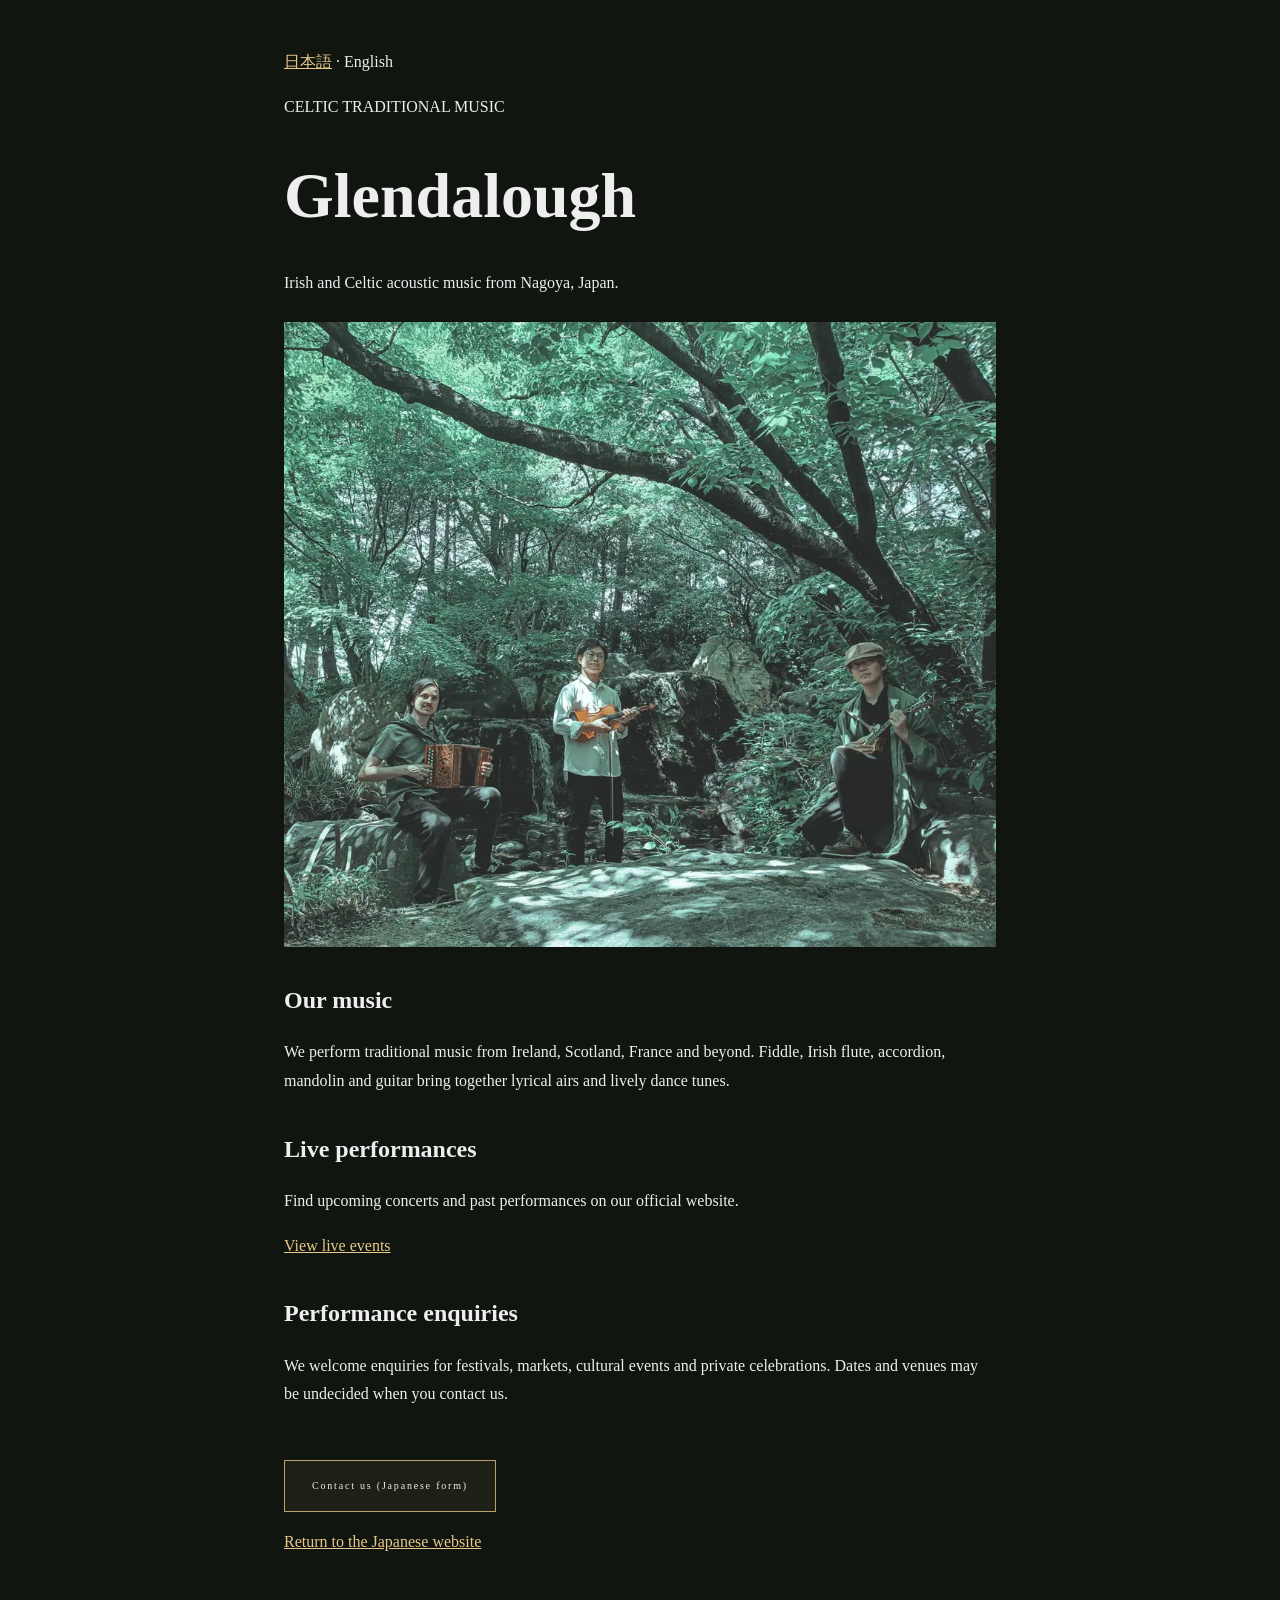
<file: en/index.html>
<!doctype html>
<html lang="en"><head><meta charset="utf-8"><meta name="viewport" content="width=device-width, initial-scale=1"><title>Glendalough | Irish & Celtic Music in Nagoya, Japan</title><meta name="description" content="Glendalough is an acoustic ensemble performing Irish and Celtic traditional music in Nagoya, Japan. Explore live events and performance enquiries."><link rel="canonical" href="https://celticmusic-nagoya.github.io/glendalough/en/"><link rel="alternate" hreflang="ja" href="https://celticmusic-nagoya.github.io/glendalough/"><link rel="alternate" hreflang="en" href="https://celticmusic-nagoya.github.io/glendalough/en/"><link rel="alternate" hreflang="x-default" href="https://celticmusic-nagoya.github.io/glendalough/"><link rel="stylesheet" href="../style.css"><link rel="icon" href="../images/apple-touch-icon.png"><meta name="theme-color" content="#101510"><style>body{background:#101510;color:#eee} .english-page{max-width:760px;margin:auto;padding:48px 24px;line-height:1.8}.english-page h1{font-size:clamp(2rem,8vw,4rem);overflow-wrap:anywhere}.english-page h2{font-size:1.5rem;margin-top:2rem}.english-page p{margin:1rem 0}.english-page a:not(.button){color:#e8c88b;text-decoration:underline}.english-page img{width:100%;height:auto;margin:24px 0}</style></head><body><main class="english-page"><nav aria-label="Language"><a href="../" lang="ja">日本語</a> · English</nav><p>CELTIC TRADITIONAL MUSIC</p><h1>Glendalough</h1><p>Irish and Celtic acoustic music from Nagoya, Japan.</p><img src="../images/web/hero-1280.webp" srcset="../images/web/hero-640.webp 640w, ../images/web/hero-1280.webp 960w" sizes="(max-width: 760px) 100vw, 712px" alt="Glendalough traditional music performance"><h2>Our music</h2><p>We perform traditional music from Ireland, Scotland, France and beyond. Fiddle, Irish flute, accordion, mandolin and guitar bring together lyrical airs and lively dance tunes.</p><h2>Live performances</h2><p>Find upcoming concerts and past performances on our official website.</p><p><a href="../#live">View live events</a></p><h2>Performance enquiries</h2><p>We welcome enquiries for festivals, markets, cultural events and private celebrations. Dates and venues may be undecided when you contact us.</p><p><a class="button button-primary" href="../#contact">Contact us (Japanese form)</a></p><p><a href="../">Return to the Japanese website</a></p></main></body></html>
</file>
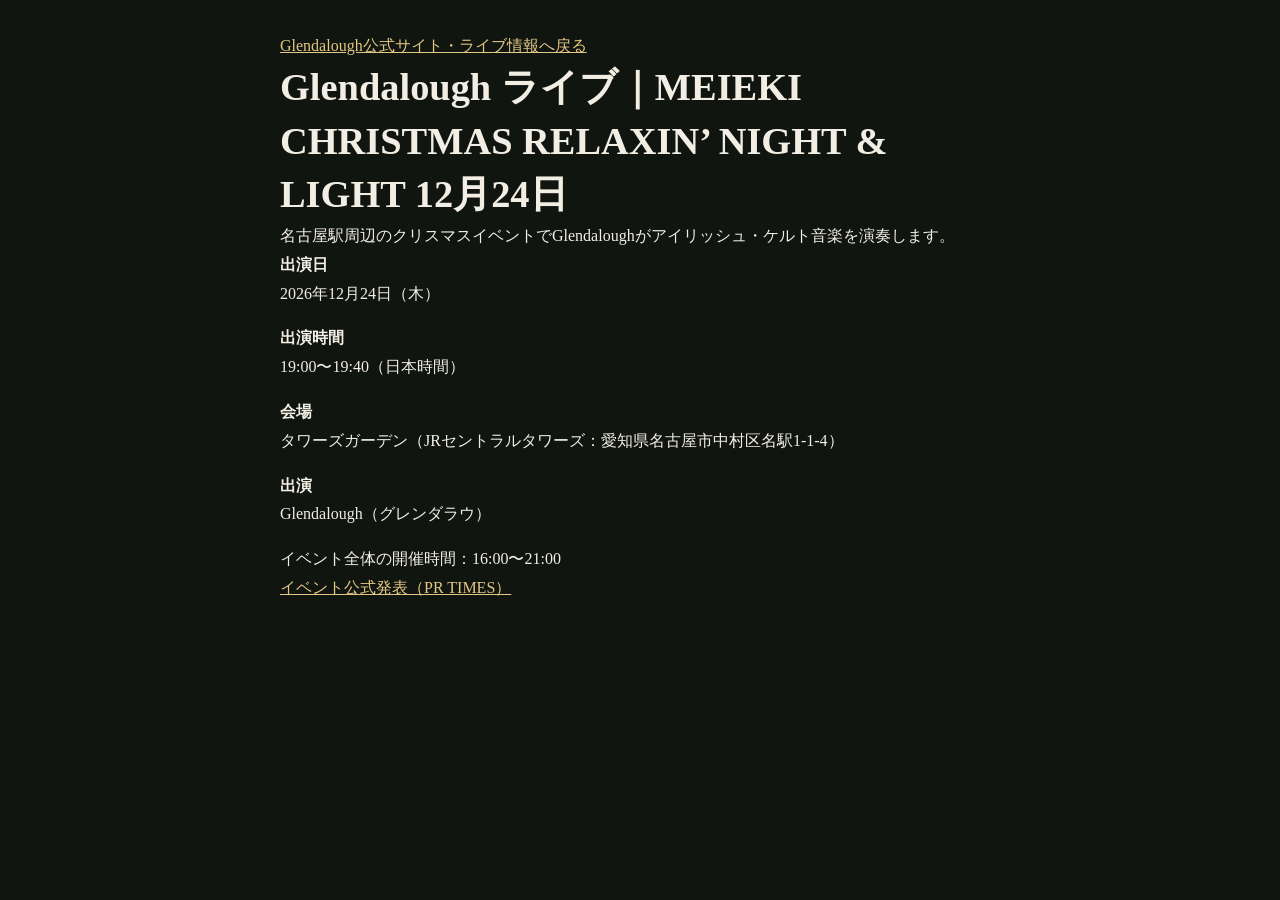
<file: events/christmas-2026-24.html>
<!doctype html>
<html lang="ja"><head><meta charset="utf-8"><meta name="viewport" content="width=device-width,initial-scale=1"><title>Glendalough ライブ｜MEIEKI CHRISTMAS RELAXIN’ NIGHT &amp; LIGHT 12月24日</title><meta name="description" content="2026年12月24日 19:00〜19:40、タワーズガーデンでGlendaloughが出演します。"><link rel="canonical" href="https://celticmusic-nagoya.github.io/glendalough/events/christmas-2026-24.html"><link rel="icon" href="../images/apple-touch-icon.png"><link rel="stylesheet" href="../style.css"><script type="application/ld+json">{"@context":"https://schema.org","@type":"MusicEvent","name":"Glendalough ライブ｜MEIEKI CHRISTMAS RELAXIN’ NIGHT & LIGHT 12月24日","url":"https://celticmusic-nagoya.github.io/glendalough/events/christmas-2026-24.html","startDate":"2026-12-24T19:00:00+09:00","endDate":"2026-12-24T19:40:00+09:00","eventStatus":"https://schema.org/EventScheduled","eventAttendanceMode":"https://schema.org/OfflineEventAttendanceMode","location":{"@type":"Place","name":"タワーズガーデン","address":{"@type":"PostalAddress","addressLocality":"名古屋市","addressRegion":"愛知県","addressCountry":"JP","streetAddress":"中村区名駅1-1-4"}},"performer":{"@type":"MusicGroup","@id":"https://celticmusic-nagoya.github.io/glendalough/#musicgroup","name":"Glendalough","url":"https://celticmusic-nagoya.github.io/glendalough/"},"description":"名古屋駅周辺のクリスマスイベントでGlendaloughがアイリッシュ・ケルト音楽を演奏します。"}</script><style>body{background:#101510;color:#f2eee3}main{max-width:760px;margin:auto;padding:32px 20px;line-height:1.8}h1{font-size:clamp(1.5rem,4vw,2.4rem);line-height:1.4}a{color:#e3c785;text-decoration:underline}dt{font-weight:bold}dd{margin:0 0 1em}</style></head><body><main><p><a href="../#live">Glendalough公式サイト・ライブ情報へ戻る</a></p><h1>Glendalough ライブ｜MEIEKI CHRISTMAS RELAXIN’ NIGHT &amp; LIGHT 12月24日</h1><p>名古屋駅周辺のクリスマスイベントでGlendaloughがアイリッシュ・ケルト音楽を演奏します。</p><dl><dt>出演日</dt><dd>2026年12月24日（木）</dd><dt>出演時間</dt><dd>19:00〜19:40（日本時間）</dd><dt>会場</dt><dd>タワーズガーデン（JRセントラルタワーズ：愛知県名古屋市中村区名駅1-1-4）</dd><dt>出演</dt><dd>Glendalough（グレンダラウ）</dd></dl><p>イベント全体の開催時間：16:00〜21:00</p><p><a href="https://prtimes.jp/main/html/rd/p/000000105.000160429.html">イベント公式発表（PR TIMES）</a></p></main></body></html>
</file>
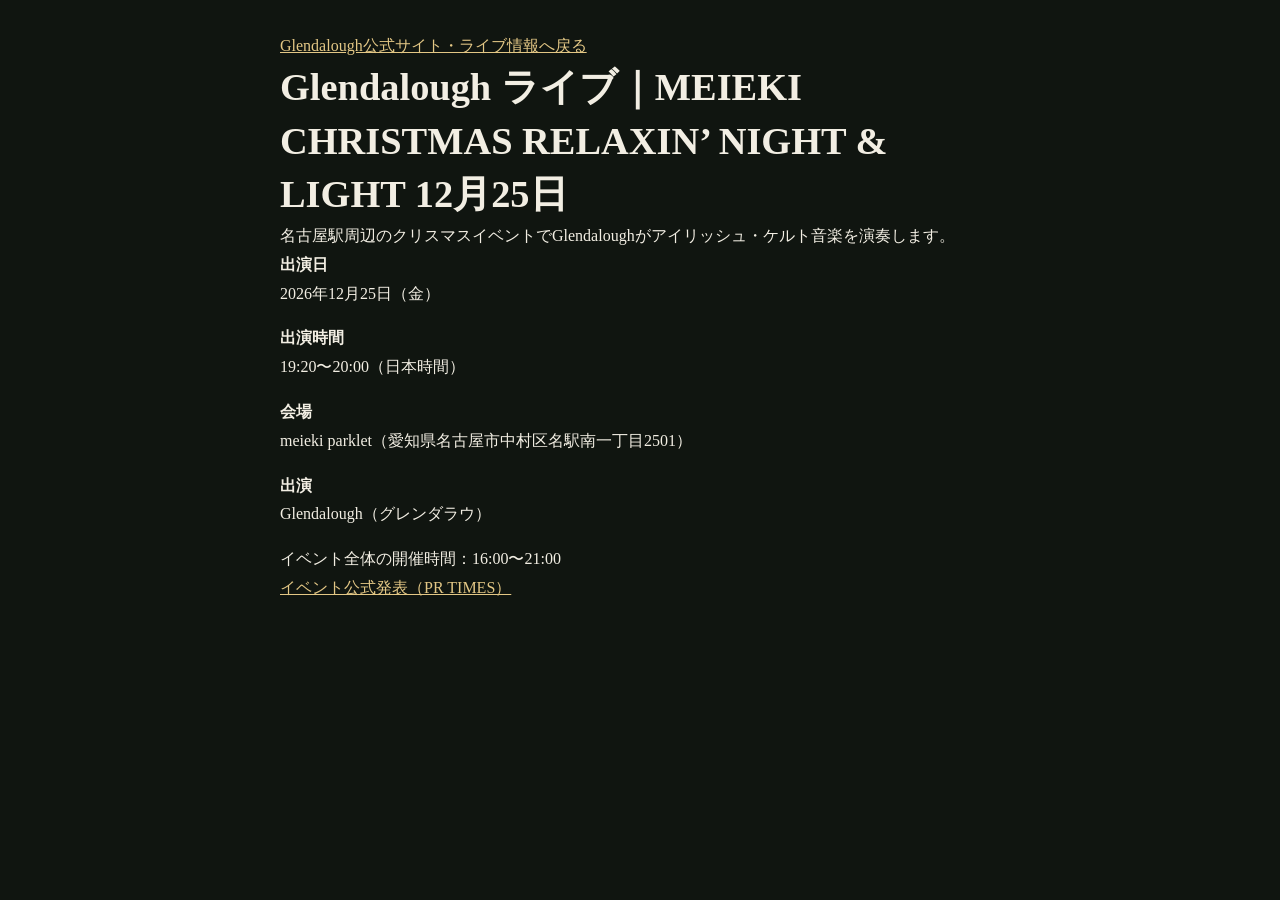
<file: events/christmas-2026-25.html>
<!doctype html>
<html lang="ja"><head><meta charset="utf-8"><meta name="viewport" content="width=device-width,initial-scale=1"><title>Glendalough ライブ｜MEIEKI CHRISTMAS RELAXIN’ NIGHT &amp; LIGHT 12月25日</title><meta name="description" content="2026年12月25日 19:20〜20:00、meieki parkletでGlendaloughが出演します。"><link rel="canonical" href="https://celticmusic-nagoya.github.io/glendalough/events/christmas-2026-25.html"><link rel="icon" href="../images/apple-touch-icon.png"><link rel="stylesheet" href="../style.css"><script type="application/ld+json">{"@context":"https://schema.org","@type":"MusicEvent","name":"Glendalough ライブ｜MEIEKI CHRISTMAS RELAXIN’ NIGHT & LIGHT 12月25日","url":"https://celticmusic-nagoya.github.io/glendalough/events/christmas-2026-25.html","startDate":"2026-12-25T19:20:00+09:00","endDate":"2026-12-25T20:00:00+09:00","eventStatus":"https://schema.org/EventScheduled","eventAttendanceMode":"https://schema.org/OfflineEventAttendanceMode","location":{"@type":"Place","name":"meieki parklet","address":{"@type":"PostalAddress","addressLocality":"名古屋市","addressRegion":"愛知県","addressCountry":"JP","streetAddress":"中村区名駅南一丁目2501"}},"performer":{"@type":"MusicGroup","@id":"https://celticmusic-nagoya.github.io/glendalough/#musicgroup","name":"Glendalough","url":"https://celticmusic-nagoya.github.io/glendalough/"},"description":"名古屋駅周辺のクリスマスイベントでGlendaloughがアイリッシュ・ケルト音楽を演奏します。"}</script><style>body{background:#101510;color:#f2eee3}main{max-width:760px;margin:auto;padding:32px 20px;line-height:1.8}h1{font-size:clamp(1.5rem,4vw,2.4rem);line-height:1.4}a{color:#e3c785;text-decoration:underline}dt{font-weight:bold}dd{margin:0 0 1em}</style></head><body><main><p><a href="../#live">Glendalough公式サイト・ライブ情報へ戻る</a></p><h1>Glendalough ライブ｜MEIEKI CHRISTMAS RELAXIN’ NIGHT &amp; LIGHT 12月25日</h1><p>名古屋駅周辺のクリスマスイベントでGlendaloughがアイリッシュ・ケルト音楽を演奏します。</p><dl><dt>出演日</dt><dd>2026年12月25日（金）</dd><dt>出演時間</dt><dd>19:20〜20:00（日本時間）</dd><dt>会場</dt><dd>meieki parklet（愛知県名古屋市中村区名駅南一丁目2501）</dd><dt>出演</dt><dd>Glendalough（グレンダラウ）</dd></dl><p>イベント全体の開催時間：16:00〜21:00</p><p><a href="https://prtimes.jp/main/html/rd/p/000000105.000160429.html">イベント公式発表（PR TIMES）</a></p></main></body></html>
</file>
<file: style.css>
/* =====================================================
   GLENDALOUGH WEBSITE
   MAIN STYLESHEET
===================================================== */


/* =====================================================
   VARIABLES
===================================================== */

:root {

    /* Background */

    --bg-dark: #101510;
    --bg-deep: #0d120e;
    --bg-green: #182119;
    --bg-green-2: #151c16;

    --bg-light: #e9e3d4;
    --bg-light-2: #f1ede2;


    /* Text */

    --text-light: #e8e3d5;
    --text-dark: #20261f;

    --muted: rgba(232, 227, 213, 0.68);
    --muted-dark: #687067;


    /* Accent */

    --gold: #b9a36a;
    --gold-light: #d6c58d;
    --gold-dark: #7c6740;


    /* Border */

    --border: rgba(232, 227, 213, 0.18);
    --border-dark: rgba(32, 38, 31, 0.16);


    /* Fonts */

    --serif:
        "Noto Serif JP",
        serif;

    --display:
        "Cinzel",
        serif;

    --editorial:
        "Cormorant Garamond",
        "Noto Serif JP",
        serif;


    /* Layout */

    --max-width: 1200px;
    --header-height: 90px;

}


/* =====================================================
   RESET
===================================================== */

* {
    margin: 0;
    padding: 0;
    box-sizing: border-box;
}


html {
    scroll-behavior: smooth;
    scroll-padding-top: var(--header-height);
}


body {
    background: var(--bg-dark);
    color: var(--text-light);

    font-family: var(--serif);

    line-height: 1.8;

    overflow-x: hidden;

    -webkit-font-smoothing: antialiased;

    text-rendering: optimizeLegibility;
}


img {
    width: 100%;
    display: block;
}


a {
    color: inherit;
    text-decoration: none;
}


button,
input,
select,
textarea {
    font: inherit;
}


button {
    color: inherit;
}


::selection {
    background: var(--gold);
    color: var(--text-dark);
}


/* =====================================================
   CONTAINER
===================================================== */

.container {
    width: min(
        calc(100% - 80px),
        var(--max-width)
    );

    margin: 0 auto;
}


/* =====================================================
   HEADER
===================================================== */

.header {
    position: fixed;

    top: 0;
    left: 0;

    width: 100%;

    z-index: 1000;

    border-bottom: 1px solid transparent;

    transition:
        background 0.35s ease,
        backdrop-filter 0.35s ease,
        border-color 0.35s ease;
}


.header.scrolled {
    background:
        rgba(16, 21, 16, 0.92);

    backdrop-filter:
        blur(14px);

    border-bottom-color:
        rgba(232, 227, 213, 0.08);
}


.header-inner {
    width: min(
        calc(100% - 80px),
        1400px
    );

    height: var(--header-height);

    margin: auto;

    display: flex;

    align-items: center;

    justify-content: space-between;

    gap: 30px;
}


/* Logo */

.logo {
    display: flex;

    flex-direction: column;

    line-height: 1;

    flex-shrink: 0;
}


.logo-main {
    font-family: var(--display);

    font-size: 21px;

    letter-spacing: 0.18em;
}


.logo-sub {
    margin-top: 7px;

    font-family: var(--display);

    font-size: 7px;

    letter-spacing: 0.25em;

    color: var(--gold);
}


/* Desktop Navigation */

.nav {
    display: flex;

    align-items: center;

    gap: clamp(18px, 2.3vw, 32px);

    font-family: var(--display);

    font-size: 11px;

    letter-spacing: 0.15em;
}


.nav a {
    position: relative;

    padding: 8px 0;

    white-space: nowrap;
}


.nav a::after {
    content: "";

    position: absolute;

    left: 0;
    bottom: 0;

    width: 0;
    height: 1px;

    background: var(--gold);

    transition:
        width 0.3s ease;
}


.nav a:hover::after {
    width: 100%;
}


.nav-contact {
    padding: 10px 18px !important;

    border: 1px solid var(--gold);
}


.nav-contact::after {
    display: none;
}


/* =====================================================
   MOBILE MENU
===================================================== */

.menu-button {
    display: none;

    width: 42px;
    height: 42px;

    border: 0;

    background: transparent;

    cursor: pointer;
}


.menu-button span {
    display: block;

    width: 25px;
    height: 1px;

    margin: 6px auto;

    background: var(--text-light);

    transition:
        transform 0.3s ease,
        opacity 0.3s ease;
}


.menu-button.active span:nth-child(1) {
    transform:
        translateY(7px)
        rotate(45deg);
}


.menu-button.active span:nth-child(2) {
    opacity: 0;
}


.menu-button.active span:nth-child(3) {
    transform:
        translateY(-7px)
        rotate(-45deg);
}


.mobile-nav {
    display: none;
}


/* =====================================================
   HERO
===================================================== */

.hero {
    position: relative;

    min-height: 650px;

    height: 100svh;

    display: flex;

    align-items: center;

    justify-content: center;

    text-align: center;

    overflow: hidden;
}


.hero-background {
    position: absolute;

    inset: 0;

    background: #101510;

    transform: scale(1.03);

    animation:
        heroZoom 12s ease-out forwards;
}


@keyframes heroZoom {

    from {
        transform: scale(1.08);
    }

    to {
        transform: scale(1.03);
    }

}


.hero-overlay {
    position: absolute;

    inset: 0;

    background:
        linear-gradient(
            to bottom,
            rgba(8, 12, 8, 0.42),
            rgba(8, 12, 8, 0.76)
        );
}


.hero-content {
    position: relative;

    z-index: 2;

    max-width: 900px;

    padding: 30px;
}


.hero-eyebrow {
    margin-bottom: 22px;

    font-family: var(--display);

    font-size: 11px;

    letter-spacing: 0.38em;

    color: var(--gold-light);
}


.hero h1 {
    font-family: var(--display);

    font-size:
        clamp(48px, 9vw, 110px);

    font-weight: 500;

    letter-spacing: 0.14em;

    line-height: 1.1;
}


.hero-copy {
    margin-top: 30px;

    font-family: var(--display);

    font-size:
        clamp(14px, 2vw, 19px);

    line-height: 1.8;

    letter-spacing: 0.08em;
}


.hero-scroll {
    position: absolute;

    bottom: 35px;
    left: 50%;

    transform:
        translateX(-50%);

    display: flex;

    flex-direction: column;

    align-items: center;

    gap: 10px;

    z-index: 2;

    font-family: var(--display);

    font-size: 8px;

    letter-spacing: 0.3em;
}


.scroll-line {
    width: 1px;

    height: 50px;

    background:
        linear-gradient(
            var(--gold),
            transparent
        );
}


/* =====================================================
   BUTTON
===================================================== */

.button {
    display: inline-flex;

    align-items: center;

    justify-content: center;

    gap: 30px;

    margin-top: 35px;

    padding: 16px 27px;

    font-family: var(--display);

    font-size: 10px;

    letter-spacing: 0.18em;

    border: 1px solid var(--gold);

    transition:
        background 0.3s ease,
        color 0.3s ease,
        transform 0.3s ease;
}


.button span {
    font-size: 16px;
}


.button:hover {
    background: var(--gold);

    color: var(--text-dark);

    transform:
        translateY(-3px);
}


.button-primary {
    background:
        rgba(185, 163, 106, 0.08);
}


.button-light {
    color: #fff;

    border-color: #fff;
}


.button-light:hover {
    background: #fff;

    color: var(--text-dark);
}


.button-large {
    padding: 20px 38px;

    font-size: 11px;
}


/* =====================================================
   COMMON SECTIONS
===================================================== */

.section {
    position: relative;

    padding: 140px 0;
}


.section-heading {
    display: flex;

    gap: 30px;

    margin-bottom: 75px;
}


.section-heading.centered {
    display: block;

    text-align: center;
}


.section-number {
    font-family: var(--display);

    color: var(--gold);

    font-size: 12px;

    letter-spacing: 0.2em;
}


.section-label {
    margin-bottom: 15px;

    font-family: var(--display);

    font-size: 10px;

    color: var(--gold);

    letter-spacing: 0.35em;
}


.section h2 {
    font-family: var(--display);

    font-size:
        clamp(32px, 5vw, 60px);

    font-weight: 500;

    line-height: 1.15;

    letter-spacing: 0.08em;
}


.section-intro {
    max-width: 680px;

    margin:
        30px auto 0;

    color:
        rgba(232, 227, 213, 0.7);
}


/* =====================================================
   ABOUT
===================================================== */

.about-section {
    background:
        linear-gradient(
            135deg,
            #101510,
            #172018
        );
}

.about-grid {
    display: grid;

    grid-template-columns:
        1fr 1fr;

    gap: 90px;

    align-items: center;
}

.about-text {
    max-width: 570px;
}

.about-text .lead {
    margin-bottom: 35px;

    font-size:
        clamp(22px, 2.5vw, 30px);

    line-height: 1.8;

	letter-spacing: 0.08em;

    color: var(--gold-light);

	font-weight: 500;
}

.about-text p:not(.lead) {
    margin-bottom: 24px;

    color:
        rgba(232, 227, 213, 0.75);

	font-size: 15px;

	line-height: 2.1;

	letter-spacing: 0.06em;

	text-align: justify;

}

/* Image */
.about-image {
    position: relative;
}

.about-image img {
    display: block;

    width: 100%;
    height: auto;

    object-fit: contain;
}

/* Caption */
.image-caption {
    position: absolute;

    right: -20px;

    bottom: -20px;

    padding: 15px 20px;

    background: var(--gold);

    color: var(--text-dark);

    font-family: var(--display);

    font-size: 9px;

    letter-spacing: 0.18em;
}

/* =====================================================
   02 MUSIC
===================================================== */

.music-section {
    position: relative;

    background:
        linear-gradient(
            rgba(18, 25, 19, 0.96),
            rgba(12, 17, 13, 0.98)
        );

    color: var(--text-light);

    padding: 140px 0;

    overflow: hidden;
}


.music-section::before {
    content: "";

    position: absolute;

    width: 600px;
    height: 600px;

    top: -250px;
    right: -200px;

    border-radius: 50%;

    background:
        radial-gradient(
            circle,
            rgba(184, 154, 91, 0.08),
            transparent 70%
        );

    pointer-events: none;
}


.music-section::after {
    content: "";

    position: absolute;

    width: 500px;
    height: 500px;

    bottom: -250px;
    left: -200px;

    border-radius: 50%;

    background:
        radial-gradient(
            circle,
            rgba(54, 88, 65, 0.12),
            transparent 70%
        );

    pointer-events: none;
}


.music-container {
    width: min(
        1200px,
        90%
    );

    margin: 0 auto;

    position: relative;

    z-index: 2;
}


/* Music Heading */

.music-section-heading {
    max-width: 850px;

    margin:
        0 auto 110px;

    text-align: center;
}


.music-section-number {
    margin-bottom: 5px;

    font-family: var(--editorial);

    color: var(--gold);

    font-size: 1rem;

    letter-spacing: 0.3em;
}


.music-section-label {
    margin-bottom: 20px;

    color: var(--gold);

    font-size: 0.7rem;

    letter-spacing: 0.35em;
}


.music-section-heading h2 {
    margin-bottom: 30px;

    font-family: var(--editorial);

    font-size:
        clamp(3.5rem, 7vw, 6.5rem);

    font-weight: 400;

    line-height: 0.95;

    letter-spacing: 0.04em;
}


.music-intro {
    color: var(--muted);

    font-size: 0.95rem;

    line-height: 2;
}


/* =====================================================
   MUSIC CATEGORY
===================================================== */

.music-category {
    margin-bottom: 130px;
}


.music-category:last-of-type {
    margin-bottom: 80px;
}


.music-category-heading {
    display: flex;

    justify-content: space-between;

    align-items: flex-end;

    gap: 50px;

    margin-bottom: 45px;

    padding-bottom: 20px;

    border-bottom:
        1px solid var(--border);
}


.music-category-label {
    margin-bottom: 5px;

    color: var(--gold);

    font-size: 0.7rem;

    letter-spacing: 0.25em;
}


.music-category-heading h3 {
    font-family: var(--editorial);

    font-size: 2.8rem;

    font-weight: 400;

    line-height: 1;
}


.music-category-description {
    color: var(--muted);

    font-size: 0.8rem;

    line-height: 1.8;

    text-align: right;
}


/* =====================================================
   MUSIC CARD GRID
===================================================== */

.music-card-grid {
    display: grid;

    grid-template-columns:
        repeat(3, 1fr);

    gap: 25px;
}


/* Music Card */

.music-card {
    overflow: hidden;

    background:
        rgba(255, 255, 255, 0.025);

    border:
        1px solid rgba(238, 233, 220, 0.1);

    transition:
        transform 0.4s ease,
        border-color 0.4s ease,
        background 0.4s ease;
}


.music-card:hover {
    transform:
        translateY(-8px);

    border-color:
        rgba(184, 154, 91, 0.45);

    background:
        rgba(255, 255, 255, 0.045);
}


/* Music Card Image */

.music-card-image {
    position: relative;

    aspect-ratio: 4 / 3;

    overflow: hidden;

    background:
        linear-gradient(
            135deg,
            #2b3d30,
            #111610
        );
}


.music-card-image img {
    width: 100%;
    height: 100%;

    object-fit: cover;

    transition:
        transform 0.7s ease;
}


.music-card:hover
.music-card-image img {
    transform:
        scale(1.05);
}


.music-card-overlay {
    position: absolute;

    inset: 0;

    background:
        linear-gradient(
            to bottom,
            rgba(0, 0, 0, 0.05),
            rgba(0, 0, 0, 0.55)
        );
}


.music-card-number {
    position: absolute;

    top: 20px;
    left: 20px;

    color:
        rgba(238, 233, 220, 0.75);

    font-family: var(--editorial);

    font-size: 1.1rem;

    letter-spacing: 0.1em;
}


/* Music Card Content */

.music-card-content {
    padding:
        30px 30px 35px;
}


.music-card-type {
    margin-bottom: 12px;

    color: var(--gold);

    font-family: var(--editorial);

    font-size: 1rem;

    letter-spacing: 0.18em;
}


.music-card-content h4 {
    margin-bottom: 18px;

    color: var(--text-light);

    font-family: var(--editorial);

    font-size: 1.65rem;

    font-weight: 500;

    line-height: 1.3;
}


.music-card-content > p:not(.music-card-type) {
    margin-bottom: 25px;

    color: var(--muted);

    font-size: 0.8rem;

    line-height: 2;
}


/* =====================================================
   BEYOND CELTIC
===================================================== */

.music-category-beyond {
    position: relative;

    padding-top: 20px;
}


.music-category-beyond::before {
    content: "";

    display: block;

    width: 70px;
    height: 1px;

    margin-bottom: 70px;

    background: var(--gold);

    opacity: 0.7;
}


.world-card .music-card-image {
    filter: saturate(0.8);
}


/* =====================================================
   MUSIC IN MOTION
===================================================== */

.music-video-area {
    display: flex;

    flex-direction: column;
    align-items: center;
    width: 100%;
    margin-top: 60px;
}


.music-video-heading {
    margin-bottom: 40px;
}


.music-video-heading h3 {
    margin-bottom: 15px;

    font-family: var(--editorial);

    font-size: 2.4rem;

    font-weight: 400;

    letter-spacing: 0.05em;
}


.music-video-heading p:last-child {
    color: var(--muted);

    font-size: 0.85rem;

    line-height: 2;
}


/* YouTubeショート動画を3つ横並びにする設定 */
.music-video-content {
    display: flex;
    justify-content: center;
    align-items: center;
    gap: 16px;
    width: 100%;
    max-width: 1000px;
    box-sizing: border-box;
}

.youtube-short {
    flex: 1 1 0;
    max-width: 315px;
    aspect-ratio: 9 / 16;
    position: relative;
}

.youtube-short iframe {
    width: 100%;
    height: 100%;
    border: none;
}

@media (max-width: 768px) {
    .music-video-content {
        flex-direction: column;
    }
    .youtube-short {
        width: 100%;
        max-width: 360px;
    }
}

.music-video-description {
    text-align: center;
    margin-top: 40px;
    margin-bottom: 60px;
    width: 100%;
}


.music-video-description p {
    margin-bottom: 24px;

    color: var(--muted);

    line-height: 1.8;
}


.music-youtube-link {
    display: inline-flex;

    align-items: center;

    justify-content: center;

    gap: 12px;

    padding-bottom: 8px;

    color: inherit;

    text-decoration: none;

    font-family: var(--display);

    font-size: 10px;

    letter-spacing: 0.15em;

    border-bottom:
        1px solid rgba(185, 163, 106, 0.55);

    transition:
        color 0.3s ease,
        border-color 0.3s ease;
}


.music-youtube-link:hover {
    color: var(--gold-light);

    border-color:
        var(--gold-light);
}

.music-youtube-link span,
.music-youtube-link strong {
    font-family: inherit;
}

/* =====================================================
   MUSIC CLOSING
===================================================== */

.music-closing {
    display: flex;

    align-items: center;

    justify-content: center;

    gap: 30px;

    margin-top: 100px;

    text-align: center;
}


.music-closing-line {
    width: 100px;
    height: 1px;

    background: var(--gold);

    opacity: 0.5;
}


.music-closing p {
    font-family: var(--editorial);

    font-size: 1.5rem;

    font-style: italic;

    color: var(--gold);

    line-height: 1.3;
}


/* =====================================================
   03 LIVE
===================================================== */

.live-section {
    position: relative;

    padding: 140px 0;

    background:
        linear-gradient(
            180deg,
            var(--bg-light-2) 0%,
            var(--bg-light) 100%
        );

    color: var(--text-dark);

    overflow: hidden;
}


/* Live Introduction */

.live-intro {
    max-width: 650px;

    margin:
        -40px 0 100px auto;
}


.live-intro-lead {
    margin-bottom: 20px;

    font-family: var(--editorial);

    font-size: 2rem;

    line-height: 1.4;
}


.live-intro p:last-child {
    color: var(--muted-dark);

    font-size: 0.85rem;

    line-height: 2;
}


/* Live Block */

.live-block {
    margin-bottom: 120px;
}


.live-block-heading {
    margin-bottom: 40px;

    padding-bottom: 18px;

    border-bottom:
        1px solid var(--border-dark);
}


.live-block-heading .section-label {
    margin-bottom: 8px;

    color: var(--gold-dark);
}


.live-block-heading h3 {
    font-family: var(--editorial);

    font-size: 2.8rem;

    font-weight: 400;

    line-height: 1;
}


/* Live Event */

.live-event {
    display: grid;

    grid-template-columns:
        minmax(300px, 1.1fr) 1fr;

    background:
        rgba(255, 255, 255, 0.55);

    border:
        1px solid rgba(32, 38, 31, 0.12);

    box-shadow:
        0 20px 50px rgba(32, 38, 31, 0.08);
}


/* Event Image */

.live-event-image {
    position: relative;

    min-height: 420px;

    overflow: hidden;

    background: #d9d2c2;
}


.live-event-image img {
    width: 100%;
    height: 100%;

    display: block;

    object-fit: cover;

    transition:
        transform 0.7s ease;
}


.live-event:hover
.live-event-image img {
    transform:
        scale(1.025);
}


/* Event Information */

.live-event-info {
    display: flex;

    flex-direction: column;

    justify-content: center;

    padding: 55px;
}


.live-event-date {
    margin-bottom: 15px;

    color: #927846;

    font-family: var(--editorial);

    font-size: 1rem;

    letter-spacing: 0.18em;
}


.live-event-info h4 {
    margin-bottom: 35px;

    color: var(--text-dark);

    font-family: var(--editorial);

    font-size:
        clamp(1.65rem, 3vw, 2.1rem);

    font-weight: 500;

    line-height: 1.35;
}


/* Event Meta */

.live-event-meta {
    display: grid;

    grid-template-columns:
        1fr 1fr;

    gap: 18px 30px;

    margin-bottom: 25px;
}


.live-event-meta p {
    color: #4f574f;

    font-size: 0.8rem;

    line-height: 1.6;
}


.live-event-meta span {
    display: block;

    margin-bottom: 3px;

    color: #927846;

    font-size: 0.58rem;

    letter-spacing: 0.18em;
}


.live-event-address {
    margin-bottom: 0;

    color: var(--muted-dark);

    font-size: 0.75rem;

    line-height: 1.7;
}


/* Event Link */

.live-event-link {
    display: inline-flex;

    align-items: center;

    gap: 20px;

    width: fit-content;

    margin-top: 30px;

    padding-bottom: 8px;

    color: var(--gold-dark);

    border-bottom:
        1px solid rgba(124, 103, 64, 0.5);

    font-size: 0.65rem;

    letter-spacing: 0.2em;
}


.live-event-link span {
    transition:
        transform 0.3s ease;
}


.live-event-link:hover {
    color: #4d5e4d;

    border-color: #4d5e4d;
}


.live-event-link:hover span {
    transform:
        translateX(5px);
}


/* More to Come */

.live-future {
    padding: 50px 0;

    border-top:
        1px solid var(--border-dark);

    border-bottom:
        1px solid var(--border-dark);
}


.live-future-text {
    color: var(--muted-dark);

    font-size: 0.85rem;

    line-height: 2;
}


/* Past Events */

.live-past {
    margin-top: 120px;
}


.past-events-grid {
    display: grid;

    grid-template-columns:
        repeat(3, 1fr);

    gap: 20px;
}


.past-event {
    padding: 35px;

    background:
        rgba(255, 255, 255, 0.28);

    border:
        1px solid rgba(32, 38, 31, 0.13);

    transition:
        transform 0.3s ease,
        background 0.3s ease;
}


.past-event:hover {
    transform:
        translateY(-5px);

    background:
        rgba(255, 255, 255, 0.55);
}


.past-event p {
    margin-bottom: 15px;

    color: #927846;

    font-family: var(--editorial);

    font-size: 0.9rem;

    letter-spacing: 0.15em;
}


.past-event h4 {
    margin-bottom: 10px;

    font-family: var(--editorial);

    font-size: 1.35rem;

    font-weight: 500;
}


.past-event span {
    color: var(--muted-dark);

    font-size: 0.7rem;
}


.live-closing {
    padding-top: 30px;

    text-align: center;

    color: #927846;

    font-family: var(--editorial);

    font-size: 1.4rem;

    font-style: italic;

    letter-spacing: 0.04em;
}


/* =====================================================
   04 PERFORMANCE
===================================================== */

.performance-section {
    position: relative;

    min-height: 750px;

    display: flex;
    align-items: center;

    overflow: hidden;
}


/* -----------------------------------------------------
   Background Image
----------------------------------------------------- */

.performance-background {
    position: absolute;

    inset: 0;

    background-image: url("images/image.jpg");
    background-size: cover;
    background-position: center center;
    background-repeat: no-repeat;

    z-index: 0;
}


/* -----------------------------------------------------
   Overlay
----------------------------------------------------- */

.performance-overlay {
    position: absolute;

    inset: 0;

    background:
        linear-gradient(
            90deg,
            rgba(20, 25, 18, 0.75) 0%,
            rgba(10, 15, 10, 0.45) 45%,
            rgba(10, 15, 10, 0.20) 75%,
            rgba(10, 15, 10, 0.05) 100%
        );

    z-index: 1;
}


/* -----------------------------------------------------
   Content
----------------------------------------------------- */

.performance-container {
    position: relative;

    z-index: 2;
}


.performance-content {
    max-width: 650px;
}


.performance-content h2 {
    margin-top: 10px;
}


/* -----------------------------------------------------
   Lead Text
----------------------------------------------------- */

.performance-lead {
    margin-top: 35px;

    color: var(--gold-light);

    font-size: 25px;
    line-height: 1.8;
}


/* -----------------------------------------------------
   Description
----------------------------------------------------- */

.performance-content > p:not(.performance-lead) {
    max-width: 550px;

    margin-top: 25px;

    color: rgba(232, 227, 213, 0.75);

    line-height: 2;
}

/* =====================================================
   05 WORKS
===================================================== */

.works-section {
    background: var(--bg-green);
}


.works-grid {
    display: grid;

    grid-template-columns:
        repeat(3, 1fr);

    gap: 25px;
}


.work-item {
    overflow: hidden;

    background:
        rgba(255, 255, 255, 0.03);

    border:
        1px solid rgba(232, 227, 213, 0.06);
}


.work-item img {
    aspect-ratio: 4 / 3;

    object-fit: cover;

    transition:
        transform 0.6s ease;
}


.work-item:hover img {
    transform:
        scale(1.05);
}


.work-info {
    padding: 30px;
}


.work-info span {
    font-family: var(--display);

    font-size: 8px;

    color: var(--gold);

    letter-spacing: 0.2em;
}


.work-info h3 {
    margin-top: 12px;

    font-size: 18px;

    font-weight: 500;
}


.work-info p {
    margin-top: 10px;

    color:
        rgba(232, 227, 213, 0.6);

    font-size: 13px;
}


/* =====================================================
   06 GALLERY
===================================================== */

.gallery-section {
    background: var(--bg-deep);
}


.gallery-grid {
    display: grid;

    grid-template-columns:
        repeat(3, 1fr);

    grid-auto-rows: 250px;

    gap: 15px;
}


.gallery-item {
    overflow: hidden;

    background: #151b16;
}


.gallery-item img {
    width: 100%;
    height: 100%;

    object-fit: cover;

    transition:
        transform 0.6s ease;
}


.gallery-item:hover img {
    transform:
        scale(1.06);
}


.gallery-large {
    grid-row:
        span 2;
}


/* =====================================================
   SNS
===================================================== */

.sns-section {
    background: var(--bg-green-2);
}


.sns-box {
    display: grid;

    grid-template-columns:
        1fr 1fr;

    gap: 80px;

    align-items: center;

    padding: 70px;

    border:
        1px solid var(--border);
}


.sns-box h2 {
    font-family: var(--display);

    font-size: 35px;

    font-weight: 500;

    line-height: 1.25;
}


.sns-box p {
    margin-top: 20px;

    color:
        rgba(232, 227, 213, 0.65);
}


.sns-links {
    border-top:
        1px solid var(--border);
}


.sns-links a {
    display: flex;

    justify-content: space-between;

    align-items: center;

    padding: 22px 5px;

    border-bottom:
        1px solid var(--border);

    font-family: var(--serif);

    font-size: 13px;

    letter-spacing: 0.08em;

    transition:
        color 0.3s ease,
        padding 0.3s ease;
}


.sns-links a:hover {
    padding-left: 15px;

    color: var(--gold);
}


.sns-links strong {
    font-size: 18px;

    font-weight: 400;
}


/* =====================================================
   07 CONTACT
===================================================== */

.contact-section {
    position: relative;

    overflow: hidden;

    background: var(--bg-dark);
}


.contact-background {
    position: absolute;

    inset: 0;

    background:
        radial-gradient(
            circle at 75% 25%,
            rgba(185, 163, 106, 0.10),
            transparent 38%
        ),
        linear-gradient(
            135deg,
            #101510,
            #0d120e
        );
}


.contact-overlay {
    position: absolute;

    inset: 0;

    background:
        linear-gradient(
            90deg,
            rgba(10, 15, 10, 0.98),
            rgba(10, 15, 10, 0.90),
            rgba(10, 15, 10, 0.72)
        );
}


.contact-section > .container {
    position: relative;

    z-index: 2;
}


.contact-content {
    max-width: 850px;
}


.contact-content h2 {
    margin-top: 10px;

    font-family: var(--display);

    font-size:
        clamp(34px, 5vw, 58px);

    font-weight: 500;

    line-height: 1.15;

    letter-spacing: 0.06em;
}


.contact-lead {
    max-width: 650px;

    margin-top: 35px;

    color:
        rgba(232, 227, 213, 0.75);
}


/* =====================================================
   CONTACT FORM
===================================================== */

.contact-form-wrapper {
    position: relative;

    z-index: 2;

    max-width: 850px;

    margin:
        80px auto 0;
}


.contact-form {
    padding: 55px;

    background:
        rgba(10, 15, 10, 0.88);

    border:
        1px solid rgba(232, 227, 213, 0.18);

    backdrop-filter:
        blur(12px);
}


.form-group {
    margin-bottom: 28px;
}


.form-group label {
    display: block;

    margin-bottom: 9px;

    color: var(--text-light);

    font-size: 13px;

    letter-spacing: 0.08em;
}


.form-group label span {
    margin-left: 8px;

    color: var(--gold);

    font-size: 9px;
}


.form-group label small {
    margin-left: 8px;

    color:
        rgba(232, 227, 213, 0.4);

    font-size: 9px;
}


.form-group input,
.form-group select,
.form-group textarea {
    width: 100%;

    padding:
        15px 16px;

    border:
        1px solid rgba(232, 227, 213, 0.2);

    border-radius: 0;

    background:
        rgba(255, 255, 255, 0.04);

    color: var(--text-light);

    font-family: var(--serif);

    font-size: 14px;

    outline: none;

    transition:
        border-color 0.3s ease,
        background 0.3s ease;
}


.form-group input::placeholder,
.form-group textarea::placeholder {
    color:
        rgba(232, 227, 213, 0.38);
}


.form-group input:focus,
.form-group select:focus,
.form-group textarea:focus {
    border-color:
        var(--gold);

    background:
        rgba(255, 255, 255, 0.07);
}


.form-group textarea {
    resize: vertical;

    min-height: 170px;

    line-height: 1.8;
}


.form-group select {
    appearance: none;

    cursor: pointer;

    padding-right: 45px;

    background-image:
        linear-gradient(
            45deg,
            transparent 50%,
            var(--gold) 50%
        ),
        linear-gradient(
            135deg,
            var(--gold) 50%,
            transparent 50%
        );

    background-position:
        calc(100% - 18px) 50%,
        calc(100% - 12px) 50%;

    background-size:
        6px 6px,
        6px 6px;

    background-repeat: no-repeat;
}


.form-group select option {
    background: var(--bg-green);

    color: var(--text-light);
}


.form-submit {
    margin-top: 45px;

    text-align: center;
}


.form-submit .button {
    cursor: pointer;
}


.form-submit p {
    margin-top: 15px;

    color:
        rgba(232, 227, 213, 0.4);

    font-size: 10px;
}


/* =====================================================
   FOOTER
===================================================== */

.footer {
    padding:
        65px 0 25px;

    background: #0b0f0c;

    border-top:
        1px solid rgba(232, 227, 213, 0.1);
}


.footer-top {
    display: flex;

    align-items: flex-start;

    justify-content: space-between;

    gap: 50px;

    padding-bottom: 45px;
}


.footer-logo {
    display: flex;

    flex-direction: column;
}


.footer-logo span {
    font-family: var(--display);

    font-size: 20px;

    letter-spacing: 0.16em;
}


.footer-logo small {
    margin-top: 7px;

    color: var(--gold);

    font-family: var(--display);

    font-size: 7px;

    letter-spacing: 0.22em;
}


.footer-nav {
    display: flex;

    flex-wrap: wrap;

    justify-content: flex-end;

    gap: 20px 30px;

    font-family: var(--display);

    font-size: 9px;

    letter-spacing: 0.14em;
}


.footer-nav a {
    transition:
        color 0.3s ease;
}


.footer-nav a:hover {
    color: var(--gold);
}


.footer-bottom {
    display: flex;

    justify-content: space-between;

    gap: 30px;

    padding-top: 25px;

    border-top:
        1px solid rgba(232, 227, 213, 0.08);

    color:
        rgba(232, 227, 213, 0.4);

    font-size: 10px;
}


/* =====================================================
   SCROLL REVEAL
===================================================== */

.reveal {
    opacity: 0;

    transform:
        translateY(30px);

    transition:
        opacity 0.8s ease,
        transform 0.8s ease;
}


.reveal.visible {
    opacity: 1;

    transform:
        translateY(0);
}


/* =====================================================
   TABLET / MOBILE
===================================================== */

@media screen and (max-width: 900px) {

    :root {
        --header-height: 75px;
    }

	.hero-content h1{
		font-size: clamp(2.5rem, 10vw, 5rem);
	}


    /* Container */

    .container {
        width:
            calc(100% - 40px);
    }


    /* Header */

    .header-inner {
        width:
            calc(100% - 40px);

        height:
            var(--header-height);
    }


    .nav {
        display: none;
    }


    .menu-button {
        display: block;
    }


    /* Mobile Navigation */

    .mobile-nav {
        position: fixed;

        top: var(--header-height);
        left: 0;

        width: 100%;

        padding:
            30px 40px;

        display: flex;

        flex-direction: column;

        gap: 20px;

        background:
            rgba(16, 21, 16, 0.98);

        transform:
            translateY(-120%);

        transition:
            transform 0.4s ease;
    }


    .mobile-nav.active {
        transform:
            translateY(0);
    }


    .mobile-nav a {
        padding: 12px 0;

        border-bottom:
            1px solid var(--border);

        font-family: var(--display);

        font-size: 13px;

        letter-spacing: 0.2em;
    }


    /* Common Sections */

    .section {
        padding:
            100px 0;
    }


    /* About */

    .about-grid {
        grid-template-columns: 1fr;

        gap: 50px;
    }


    .about-image {
        max-width: 650px;

        margin: auto;
    }


    /* Music */

    .music-section {
        padding:
            100px 0;
    }


    .music-card-grid {
        grid-template-columns:
            1fr 1fr;
    }


    .music-category-heading {
        align-items: flex-start;

        flex-direction: column;

        gap: 20px;
    }


    .music-category-description {
        text-align: left;
    }


    .music-video-content {
        grid-template-columns: 1fr;
    }


    .youtube-short {
        margin: auto;
    }


    .music-video-description {
        max-width: 500px;

        margin: auto;

        text-align: center;
    }


    /* Live */

    .live-section {
        padding:
            100px 0;
    }


    .live-intro {
        margin:
            -20px 0 70px;
    }


    .live-event {
        grid-template-columns: 1fr;
    }


    .live-event-image {
        aspect-ratio: auto;

        min-height: 0;
    }

	.live-event-image img{
	width:100%;
	height:100%;
	object-fit: contain;
}

    .live-event-info {
        padding: 40px;
    }


    .past-events-grid {
        grid-template-columns:
            1fr 1fr;
    }


    /* Performance */

    .performance-overlay {
        background:
            rgba(8, 13, 8, 0.78);
    }


    /* Works */

    .works-grid {
        grid-template-columns: 1fr;
    }


    /* Gallery */

    .gallery-grid {
        grid-template-columns:
            repeat(2, 1fr);

        grid-auto-rows: 220px;
    }


    .gallery-large {
        grid-row:
            span 1;
    }


    /* SNS */

    .sns-box {
        grid-template-columns: 1fr;

        padding:
            45px 30px;

        gap: 45px;
    }


    /* Footer */

    .footer-top {
        flex-direction: column;
    }


    .footer-nav {
        justify-content: flex-start;
    }

}


/* =====================================================
   SMALL MOBILE
===================================================== */

@media screen and (max-width: 600px) {

    /* Hero */

    .hero {
        min-height: 600px;
    }


    .hero h1 {
        letter-spacing:
            0.08em;
    }


    .hero-eyebrow {
        font-size: 8px;

        letter-spacing:
            0.25em;
    }


    .hero-copy {
        font-size: 13px;
    }


    /* Sections */

    .section {
        padding:
            80px 0;
    }


    .section-heading {
        gap: 15px;

        margin-bottom: 50px;
    }


    .section-number {
        font-size: 9px;
    }


    .section h2 {
        font-size: 32px;
    }


    /* About */

    .about-text .lead {
        font-size: 20px;

		margin-bottom: 25px;

    }

	.about-text p:not(.lead) {

	font-size: 14px;
	line-height: 1.9;
	margin-bottom: 20px;

	}

    .image-caption {
        right: 10px;

        bottom: 10px;
    }

.about-image img{
width:100%;
height:auto;
object-fit:contain;
}

    /* Music */

    .music-section {
        padding:
            80px 0;
    }


    .music-section-heading {
        margin-bottom: 70px;
    }


    .music-section-heading h2 {
        font-size: 3.4rem;
    }


    .music-category {
        margin-bottom: 90px;
    }


    .music-category-heading h3 {
        font-size: 2.3rem;
    }


    .music-card-grid {
        grid-template-columns: 1fr;
    }


    .music-card-content {
        padding:
            25px 25px 30px;
    }


    .music-video-area {
        margin-top: 70px;

        padding-top: 50px;
    }


    .music-video-heading h3 {
        font-size: 2rem;
    }


    .music-closing {
        gap: 15px;

        margin-top: 60px;
    }


    .music-closing-line {
        width: 40px;
    }


    .music-closing p {
        font-size: 1.2rem;
    }


    /* Live */

    .live-section {
        padding:
            80px 0;
    }


    .live-intro-lead {
        font-size: 1.6rem;
    }


    .live-block-heading h3 {
        font-size: 2.2rem;
    }


    .live-event-info {
        padding:
            30px 25px;
    }


    .live-event-info h4 {
        font-size: 1.65rem;
    }


    .past-events-grid {
        grid-template-columns: 1fr;
    }


    .live-past {
        margin-top: 80px;
    }


    /* Performance */

    .performance-section {
        min-height: 700px;
    }


    .performance-lead {
        font-size: 21px;
    }


    /* Gallery */

    .gallery-grid {
        grid-template-columns: 1fr;

        grid-auto-rows:
            280px;
    }


    /* SNS */

    .sns-box h2 {
        font-size: 28px;
    }


    /* Contact */

    .contact-form-wrapper {
        margin-top: 50px;
    }


    .contact-form {
        padding:
            30px 20px;
    }


    .form-group {
        margin-bottom: 24px;
    }


    .form-group input,
    .form-group select,
    .form-group textarea {
        font-size: 16px;
    }


    .contact-section {
        min-height: 650px;
    }


    .contact-content h2 {
        font-size: 29px;
    }


    /* Footer */

    .footer-nav {
        gap: 15px;
    }


    .footer-bottom {
        flex-direction: column;

        gap: 8px;
    }

}


/* =====================================================
   VERY SMALL MOBILE
===================================================== */

@media screen and (max-width: 400px) {

    .music-section-heading h2 {
        font-size: 3rem;
    }

}


/* =====================================================
   ACCESSIBILITY
===================================================== */

@media (prefers-reduced-motion: reduce) {

    html {
        scroll-behavior: auto;
    }


    *,
    *::before,
    *::after {

        animation-duration:
            0.01ms !important;

        animation-iteration-count:
            1 !important;

        transition-duration:
            0.01ms !important;
    }

}

/* =====================================================
   LOGO & HERO SYMBOL
   Consolidated responsive rules
===================================================== */

.logo-image {
    width: auto;
    height: 32px;
    display: block;
    object-fit: contain;
}

.hero-symbol {
    width: 68px;
    height: auto;
    margin: 0 auto 18px;
    display: block;
    opacity: 0.92;
}

/* Give the hero a little more breathing room without changing
   the overall desktop composition. */
.hero-content {
    width: 100%;
    max-width: 900px;
}

.hero h1 {
    white-space: nowrap;
}

@media screen and (max-width: 900px) {
    .logo-image {
        height: 26px;
    }

    .hero-content {
        max-width: 760px;
    }

    .hero-symbol {
        width: 58px;
        margin-bottom: 15px;
    }

    .hero-eyebrow {
        font-size: 9px;
        letter-spacing: 0.30em;
        margin-bottom: 18px;
    }

    .hero h1 {
        font-size: clamp(44px, 9vw, 76px);
        letter-spacing: 0.09em;
        line-height: 1.08;
    }

    .hero-copy {
        margin-top: 24px;
        font-size: 14px;
    }

    .hero .button-primary {
        margin-top: 32px;
    }

    .hero-scroll {
        bottom: 22px;
    }

    .scroll-line {
        height: 38px;
    }
}

@media screen and (max-width: 600px) {
    .hero-content {
        padding: 30px 18px 68px;
    }

    /* About 5$201310% smaller than the previous mobile setting. */
    .hero-symbol {
        width: 52px;
        margin-bottom: 14px;
    }

    .hero-eyebrow {
        font-size: 8px;
        letter-spacing: 0.24em;
        margin-bottom: 16px;
    }

    .hero h1 {
        font-size: clamp(40px, 10.2vw, 62px);
        letter-spacing: 0.055em;
        line-height: 1.05;
    }

    .hero-copy {
        margin-top: 23px;
        font-size: 12px;
        line-height: 1.9;
        letter-spacing: 0.055em;
    }

    .hero .button-primary {
        min-width: 270px;
        margin-top: 29px;
        padding: 16px 22px;
    }

    .hero-scroll {
        bottom: 9px;
    }

    .scroll-line {
        height: 30px;
    }
}

@media screen and (max-width: 400px) {
    .hero-symbol {
        width: 48px;
    }

    .hero h1 {
        font-size: clamp(37px, 9.8vw, 52px);
        letter-spacing: 0.035em;
    }

    .hero-eyebrow {
        font-size: 7px;
        letter-spacing: 0.20em;
    }

    .hero-copy {
        font-size: 11px;
    }

    .hero .button-primary {
        min-width: 250px;
    }
}
/* =====================================================
   PAST EVENTS EMBED CONTAINER
===================================================== */

.past-event-with-video {
    display: flex;
    flex-direction: column;
}

.tiktok-container,
.instagram-container {
    margin-top: 15px;
    width: 100%;
    overflow: hidden;
    border-radius: 8px;
}

.tiktok-embed {
    max-width: 100% !important;
    min-width: 100% !important;
    margin: 0 !important;
}

.instagram-media {
    max-width: 100% !important;
    min-width: 100% !important;
    margin: 0 !important;
    background: #FFF;
    border: 0;
}
/* Compact recent performance, subordinate to upcoming concerts. */
.live-recent { margin-top: 64px; }
.live-recent .live-block-heading { margin-bottom: 20px; }
.live-recent .live-block-heading h3 { font-size: clamp(1.4rem, 3vw, 2rem); }
.live-recent .live-event { grid-template-columns: minmax(0, 180px) minmax(0, 1fr); max-width: 760px; }
.live-recent .live-event-image { min-height: 0; aspect-ratio: auto; }
.live-recent .live-event-image img { width: 100%; height: auto; object-fit: contain; }
.live-recent .live-event-info { padding: 20px; min-width: 0; }
.live-recent .live-event-info h4 { font-size: clamp(1rem, 2vw, 1.3rem); overflow-wrap: anywhere; }
@media (max-width: 600px) { .live-recent .live-event { grid-template-columns: minmax(0, 90px) minmax(0, 1fr); } .live-recent .live-event-info { padding: 12px; } }

.skip-link{position:fixed;top:8px;left:8px;z-index:10000;padding:12px 18px;background:#fff;color:#101510;transform:translateY(-200%)}
.skip-link:focus{transform:none}
:focus-visible{outline:2px solid #d6b779;outline-offset:4px}
@media(prefers-reduced-motion:reduce){.reveal,.hero-reveal{opacity:1!important;transform:none!important;animation:none!important;transition:none!important}html{scroll-behavior:auto!important}}


/* =====================================================
   PREMIUM EDITORIAL DIRECTION v1
   Design-only prototype; original brand palette retained.
===================================================== */
:root{
  --editorial-gutter:clamp(24px,7.2vw,112px);
  --editorial-ink:#101510;
  --editorial-paper:#e9e3d4;
  --editorial-gold:#c4ad78;
}
.header{background:linear-gradient(180deg,rgba(9,14,10,.72),transparent)}
.header.scrolled{background:rgba(12,18,13,.94);backdrop-filter:blur(18px)}
.header-inner{width:calc(100% - 2*var(--editorial-gutter));max-width:none}
.logo-image{height:37px}
.nav{gap:clamp(14px,1.7vw,28px);font-size:10px;letter-spacing:.18em}
.nav-contact{padding:11px 20px!important}
.hero{min-height:720px;height:min(920px,100svh);justify-content:flex-start;text-align:left}
.hero-background{transform:scale(1.02);background-position:center 44%}
.hero-overlay{background:linear-gradient(90deg,rgba(8,13,9,.86) 0%,rgba(8,13,9,.66) 37%,rgba(8,13,9,.12) 78%),linear-gradient(0deg,rgba(8,13,9,.58),transparent 48%)}
.hero-content{width:min(100%,1120px);max-width:none;margin-left:var(--editorial-gutter);padding:80px 30px 90px 0}
.hero-symbol{width:54px;margin:0 0 34px;opacity:.82}
.hero-eyebrow{font-size:10px;letter-spacing:.42em;margin-bottom:28px}
.hero h1{font-size:clamp(54px,8.2vw,116px);letter-spacing:.09em;line-height:.98}
.hero-copy{max-width:480px;margin-top:28px;font-size:clamp(14px,1.4vw,18px);line-height:2;letter-spacing:.12em;color:rgba(245,240,225,.88)}
.hero .button{margin-top:38px;min-width:218px;justify-content:space-between}
.hero-scroll{left:auto;right:var(--editorial-gutter);bottom:54px;transform:none;align-items:flex-start;letter-spacing:.38em}
.scroll-line{height:68px}
.hero:after{content:"NAGOYA  /  JAPAN";position:absolute;right:var(--editorial-gutter);top:50%;writing-mode:vertical-rl;transform:translateY(-50%);font:9px var(--display);letter-spacing:.35em;color:rgba(240,231,208,.72);z-index:2}
.section{padding:clamp(100px,12vw,176px) 0}
.section-heading{align-items:flex-start;gap:clamp(24px,5vw,76px);margin-bottom:clamp(54px,7vw,100px)}
.section-number{padding-top:9px;font-size:11px}
.section-label,.music-section-label{letter-spacing:.42em}
.section h2{font-size:clamp(38px,5.4vw,76px);letter-spacing:.035em;line-height:1.03}
.about-section{background:linear-gradient(115deg,#101510 0%,#172219 100%)}
.about-grid{grid-template-columns:minmax(0,.86fr) minmax(0,1.14fr);gap:clamp(42px,8vw,130px)}
.about-text{max-width:590px;padding-left:clamp(0px,3vw,42px)}
.about-text .lead{font-size:clamp(23px,2.6vw,34px);line-height:1.65;letter-spacing:.035em}
.about-text p:not(.lead){font-size:14px;line-height:2.25;letter-spacing:.035em}
.about-image{margin:18px 0 30px}
.about-image img{aspect-ratio:4/5;object-fit:cover}
.image-caption{right:-24px;bottom:-24px;padding:17px 22px;letter-spacing:.22em}
.music-section{padding:clamp(110px,13vw,185px) 0}
.music-container{width:min(1280px,calc(100% - 2*var(--editorial-gutter)))}
.music-section-heading{max-width:920px;margin:0 0 clamp(75px,10vw,140px) auto;text-align:left}
.music-section-heading h2{font-size:clamp(64px,10vw,138px);line-height:.82;letter-spacing:-.015em}
.music-intro{max-width:470px;margin-top:32px;margin-left:auto;text-align:left;line-height:2.15}
.music-category{margin-bottom:clamp(95px,12vw,165px)}
.music-category-heading{align-items:flex-end;margin-bottom:34px;padding-bottom:22px}
.music-category-heading h3{font-size:clamp(38px,5vw,64px)}
.music-category-description{font-size:12px;line-height:2}
.music-card-grid{grid-template-columns:1.12fr .88fr .88fr;gap:18px;align-items:start}
.music-card:nth-child(2){margin-top:62px}
.music-card:nth-child(3){margin-top:124px}
.music-card{background:transparent;border:0;border-bottom:1px solid rgba(232,227,213,.2)}
.music-card:hover{transform:translateY(-5px);background:transparent;border-color:var(--gold)}
.music-card-image{aspect-ratio:4/5}
.music-card-content{padding:24px 4px 30px}
.music-card-content h4{font-size:clamp(19px,2vw,25px)}
.music-card-content>p:not(.music-card-type){font-size:12px;line-height:2.1}
.music-category-beyond .music-card-grid{grid-template-columns:repeat(3,minmax(0,1fr))}
.music-category-beyond .music-card:nth-child(n){margin-top:0}
.music-video-area{margin-top:clamp(80px,10vw,140px)}
.live-section,.performance-section,.contact-section{padding-top:clamp(100px,12vw,170px);padding-bottom:clamp(100px,12vw,170px)}
@media(max-width:900px){
 .header-inner{width:calc(100% - 44px)}
 .hero{min-height:680px}
 .hero-content{margin-left:34px;width:calc(100% - 68px)}
 .hero:after{display:none}
 .about-grid{gap:44px}
 .music-card-grid{gap:14px}
}
@media(max-width:600px){
 .header-inner{width:calc(100% - 40px);height:76px}
 .logo-image{height:29px}
 .hero{min-height:690px;height:92svh;max-height:850px}
 .hero-background{background-position:57% center}
 .hero-overlay{background:linear-gradient(90deg,rgba(8,13,9,.78),rgba(8,13,9,.24)),linear-gradient(0deg,rgba(8,13,9,.68),transparent 70%)}
 .hero-content{margin-left:24px;width:calc(100% - 48px);padding:70px 0 86px}
 .hero-symbol{width:44px;margin-bottom:28px}
 .hero-eyebrow{font-size:8px;letter-spacing:.28em}
 .hero h1{white-space:normal;font-size:clamp(43px,11.3vw,62px);letter-spacing:.015em;overflow-wrap:anywhere}
 .hero-copy{font-size:12px;line-height:2;letter-spacing:.06em}
 .hero .button{min-width:0;width:min(100%,270px);padding:15px 18px}
 .hero-scroll{right:24px;bottom:28px}
 .scroll-line{height:40px}
 .section{padding:88px 0}
 .section-heading{gap:18px;margin-bottom:44px}
 .section h2{font-size:clamp(34px,9vw,48px)}
 .about-grid{grid-template-columns:1fr;gap:38px}
 .about-text{padding:0}
 .about-text .lead{font-size:23px}
 .about-image{margin:0 10px 18px 0}
 .about-image img{aspect-ratio:5/4}
 .image-caption{right:-10px;bottom:-12px;padding:12px 14px;font-size:8px}
 .music-section{padding:92px 0}
 .music-container{width:calc(100% - 48px)}
 .music-section-heading{margin:0 0 74px}
 .music-section-heading h2{font-size:clamp(54px,15vw,76px)}
 .music-intro{font-size:13px;margin-top:24px}
 .music-category{margin-bottom:88px}
 .music-category-heading{display:block;margin-bottom:25px}
 .music-category-heading h3{font-size:40px}
 .music-category-description{text-align:left;margin-top:14px}
 .music-card-grid,.music-category-beyond .music-card-grid{grid-template-columns:1fr;gap:32px}
 .music-card:nth-child(n){margin-top:0}
 .music-card-image{aspect-ratio:5/4}
 .music-card-content{padding:19px 2px 24px}
 .music-card-content h4{font-size:22px}
 .music-video-content{gap:24px}
 .live-section,.performance-section,.contact-section{padding:88px 0}
}
@media(prefers-reduced-motion:reduce){
 .hero-background{animation:none;transform:none}
}

/* Mobile editorial fit and explicit keyboard focus visibility. */
.skip-link:focus{transform:none!important;top:8px!important;visibility:visible!important;opacity:1!important;transition:none!important}
@media(max-width:600px){
 .hero h1{white-space:nowrap;overflow-wrap:normal;font-size:clamp(24px,8.1vw,48px);letter-spacing:.015em}
 .logo-image{height:34px}
 .hero-overlay{background:linear-gradient(90deg,rgba(8,13,9,.84),rgba(8,13,9,.32)),linear-gradient(0deg,rgba(8,13,9,.72),transparent 70%)}
 .hero-scroll{bottom:36px}
}

/* Measured at 768px: caption right edge 772px. Keep within figure at tablet widths. */
@media (min-width:601px) and (max-width:900px){.about-image .image-caption{right:0;max-width:100%;box-sizing:border-box}}

/* Editorial readability and existing performance video presentation. */
.music-video-heading h3{line-height:1.12;text-wrap:balance}
.youtube-short{min-width:0;max-width:100%;overflow:hidden;border-radius:4px}
.youtube-short iframe{display:block;width:100%;border:0}
.music-youtube-link{min-height:44px}
@media(max-width:600px){
 .hero-copy{font-size:14px;line-height:1.8;letter-spacing:.035em}
 .hero-eyebrow{font-size:9px;letter-spacing:.2em}
 .hero .button-primary{font-size:14px;min-height:48px}
 .music-video-content{gap:24px}
 .music-video-heading h3{font-size:clamp(28px,8vw,44px)}
}
@media(min-width:601px) and (max-width:900px){
 .hero h1{font-size:clamp(42px,7.2vw,66px);letter-spacing:.045em}
 .section-heading{gap:28px;margin-bottom:56px}
 .music-section-heading h2{font-size:clamp(56px,9vw,82px)}
}

/* Brand hierarchy: use available mobile width without clipping the wordmark. */
.header{background:linear-gradient(180deg,rgba(9,14,10,.94),rgba(9,14,10,.35) 80%,transparent)}
.logo-image{filter:drop-shadow(0 1px 3px rgba(0,0,0,.65))}
.hero h1{text-shadow:0 2px 18px rgba(0,0,0,.38)}
@media(max-width:600px){
 .hero-content{margin-left:20px;width:calc(100% - 40px)}
 .hero h1{font-size:clamp(26px,9vw,50px);letter-spacing:0}
 .logo-image{height:38px;max-width:calc(100vw - 104px);object-fit:contain}
 .menu-button{min-width:44px;min-height:44px}
}

/* Gallery: editorial rhythm, six existing photographs, no empty grid cells. */
.gallery-grid{grid-template-columns:repeat(12,minmax(0,1fr));grid-auto-rows:clamp(140px,18vw,260px);gap:clamp(10px,1.6vw,24px)}
.gallery-grid .gallery-item{margin:0;min-width:0;grid-column:span 4;grid-row:span 1}
.gallery-grid .gallery-item:nth-child(1){grid-column:span 7;grid-row:span 2}
.gallery-grid .gallery-item:nth-child(2),.gallery-grid .gallery-item:nth-child(3){grid-column:span 5}
.gallery-grid .gallery-item img{display:block}
.social-film-links{font-size:13px;line-height:2.1;overflow-wrap:anywhere}
.social-film-links a{text-decoration:underline;text-underline-offset:4px;color:var(--gold)}
.social-film-links a:focus-visible{outline:2px solid currentColor;outline-offset:3px}
@media(max-width:900px){.gallery-grid{grid-auto-rows:clamp(130px,22vw,220px)}}
@media(max-width:600px){
 .gallery-grid{grid-template-columns:repeat(2,minmax(0,1fr));grid-auto-rows:auto;gap:12px}
 .gallery-grid .gallery-item:nth-child(n){grid-column:span 1;grid-row:span 1;aspect-ratio:4/5}
 .gallery-grid .gallery-item:nth-child(1),.gallery-grid .gallery-item:nth-child(6){grid-column:span 2;aspect-ratio:5/3}
}
@media(prefers-reduced-motion:reduce){.gallery-item img{transition:none}.gallery-item:hover img{transform:none}}

/* Keep archival poster intact and anchor headings below fixed navigation. */
#gallery{scroll-margin-top:100px}
.gallery-grid .gallery-item:nth-child(6) img{object-fit:contain;background:#101510}

.gallery-grid .gallery-item{position:relative}
.gallery-grid figcaption{position:absolute;inset:auto 0 0;padding:10px 12px;background:rgba(10,16,12,.94);color:#e9e3d4;font-size:10px;line-height:1.5;letter-spacing:.09em}
.gallery-grid .gallery-item:has(figcaption) img{height:calc(100% - 36px)}
@media(max-width:600px){.gallery-grid figcaption{font-size:9px;letter-spacing:0}}

/* Brand legibility: retain original wordmark, strengthen its surrounding contrast. */
.header{background:linear-gradient(180deg,rgba(9,14,10,.98),rgba(9,14,10,.78) 65%,rgba(9,14,10,0))}
.header.scrolled{background:rgba(12,18,13,.97)}
.logo-image{height:46px;width:auto;object-fit:contain}
@media(max-width:900px){.logo-image{height:40px;max-width:calc(100vw - 104px)}}
@media(max-width:600px){.logo-image{height:38px}}

/* Keep keyboard-only navigation hidden until focus, including full-page captures. */
.skip-link:not(:focus){opacity:0;pointer-events:none;clip-path:inset(50%)}
.skip-link:focus{clip-path:none;pointer-events:auto}
/* Apply the fixed-header offset to every navigable section. */
main section[id]{scroll-margin-top:calc(var(--header-height) + 20px)}
@media(max-width:600px){main section[id]{scroll-margin-top:96px}}

/* Documentary photo: retain the three musicians and original setting. */
.gallery-grid .gallery-item:first-child img{object-position:50% 78%;filter:saturate(.84) contrast(1.04) brightness(1.06)}
@media(max-width:600px){.gallery-grid .gallery-item:first-child{aspect-ratio:4/3}}

/* Documentary thumbnails: retain the complete reviewed crop rather than cut musicians. */
.gallery-film{display:block;color:inherit;text-decoration:underline;text-underline-offset:3px}
.gallery-grid .gallery-item:has(.gallery-film) img{object-fit:contain;background:#101510}
.gallery-film:focus-visible{outline:2px solid #d6b779;outline-offset:-3px}
.gallery-grid .gallery-item:has(.gallery-film) figcaption{font-size:10px;letter-spacing:.02em}
@media(max-width:600px){.gallery-grid .gallery-item:has(.gallery-film) figcaption{font-size:9px}}

/* Pair portrait-oriented documentary thumbnails beside the ensemble image. */
@media(min-width:901px){
 .gallery-grid{grid-auto-rows:clamp(220px,24vw,340px)}
 .gallery-grid .gallery-item:nth-child(1){grid-column:span 6;grid-row:span 1}
 .gallery-grid .gallery-item:nth-child(2),.gallery-grid .gallery-item:nth-child(3){grid-column:span 3;grid-row:span 1}
}
.gallery-grid .gallery-item:has(.gallery-film) figcaption{min-height:36px;box-sizing:border-box;display:flex;align-items:center;line-height:1.45}
@media(max-width:600px){.gallery-grid .gallery-item:has(.gallery-film) figcaption{padding:6px 8px;font-size:10px;min-height:36px}}

/* Documentary-first policy: booking cards describe services, not invented event records. */
.works-grid .work-item{border-top:2px solid rgba(184,154,91,.45)}
.works-grid .work-info{padding:clamp(22px,3vw,40px)}
.performance-background{background-position:center 58%}
.performance-overlay{background:linear-gradient(90deg,rgba(10,15,10,.95),rgba(10,15,10,.73) 42%,rgba(10,15,10,.25) 100%)}
.gallery-grid .gallery-item:nth-child(5) img{object-fit:contain;background:#101510}
.music-art-label{position:absolute;bottom:12px;right:12px;padding:4px 8px;background:rgba(10,15,10,.85);color:#eee9dc;font-size:11px;line-height:1.4}
@media(max-width:600px){.performance-background{background-position:60% center}.performance-overlay{background:rgba(10,15,10,.72)}}

/* Mobile documentary photograph: show the full ensemble, then the booking copy. */
@media(max-width:600px){
 .performance-section{display:flex;flex-direction:column;align-items:stretch;min-height:0;padding:0 0 72px;background:#101510}
 .performance-background{position:relative;inset:auto;width:100%;aspect-ratio:4/3;background-size:contain;background-position:center;background-color:#101510;flex:none}
 .performance-overlay{display:none}
 .performance-container{padding-top:32px}
 .performance-content h2{font-size:clamp(30px,9vw,42px);line-height:1.15;letter-spacing:.035em}
 .performance-content .button{min-height:44px}
}

/* Preserve complete documentary compositions. */
.gallery-grid .gallery-item:nth-child(2) img,.gallery-grid .gallery-item:nth-child(3) img,.gallery-grid .gallery-item:nth-child(4) img{object-fit:contain;background:#101510}

/* Match documentary image proportions instead of shrinking the landscape live photo. */
@media(min-width:901px){
 .gallery-grid .gallery-item:nth-child(4){grid-column:span 6}
 .gallery-grid .gallery-item:nth-child(5),.gallery-grid .gallery-item:nth-child(6){grid-column:span 3}
}
@media(min-width:601px) and (max-width:900px){
 .gallery-grid .gallery-item:nth-child(1),.gallery-grid .gallery-item:nth-child(4){grid-column:span 6;grid-row:span 1}
 .gallery-grid .gallery-item:nth-child(2),.gallery-grid .gallery-item:nth-child(3),.gallery-grid .gallery-item:nth-child(5),.gallery-grid .gallery-item:nth-child(6){grid-column:span 3;grid-row:span 1}
}
@media(max-width:600px){
 .gallery-grid .gallery-item:nth-child(4){grid-column:span 2;aspect-ratio:16/10}
 .gallery-grid .gallery-item:nth-child(6){grid-column:span 1;aspect-ratio:4/5}
}
.gallery-grid figcaption{overflow-wrap:anywhere}

/* Composition-first editorial layout: complete photographs and music artwork. */
#about .about-grid{align-items:center;grid-template-columns:minmax(0,.85fr) minmax(0,1.15fr);gap:clamp(32px,5vw,88px)}
#about .about-text{min-width:0;padding-left:0}
#about .about-image{min-width:0;margin:0;width:100%;max-width:none}
#about .about-image img{display:block;width:100%;height:auto;aspect-ratio:auto;object-fit:contain;object-position:center;transform:none}
#about .image-caption{position:relative;inset:auto;display:table;margin:14px 0 0 auto;padding:10px 0 8px 24px;background:transparent;color:var(--editorial-gold);border-top:1px solid rgba(196,173,120,.45);text-align:right;max-width:100%;letter-spacing:.17em}
#music .music-card-grid{grid-template-columns:repeat(3,minmax(0,1fr));gap:clamp(18px,2.3vw,34px);align-items:start}
#music .music-card{min-width:0;margin-top:0}
#music .music-card:nth-child(n){margin-top:0}
#music .music-card-image{height:auto;aspect-ratio:auto;background:transparent;overflow:hidden}
#music .music-card-image img{display:block;width:100%;height:auto;aspect-ratio:auto;object-fit:contain;object-position:center;transform:none;transition:none}
#music .music-card:hover .music-card-image img{transform:none}
#music .music-card:hover{transform:none}
#music .music-card-overlay{pointer-events:none;background:linear-gradient(180deg,rgba(0,0,0,.14),transparent 30%,transparent 75%,rgba(0,0,0,.19))}
#music .music-card-number{top:12px;left:12px;text-shadow:0 1px 6px #101510}
#music .music-card-content{padding:22px 2px 28px}
#music .music-card-content h4{line-height:1.5;min-height:3em}
#gallery .gallery-grid .gallery-item img{object-fit:contain;object-position:center;transform:none;transition:none;background:#101510}
#gallery .gallery-grid .gallery-item:hover img{transform:none}
@media(max-width:900px){
 #about .about-grid{grid-template-columns:minmax(0,1fr);gap:36px}
 #about .about-image{max-width:760px;margin-inline:auto}
 #music .music-card-grid{grid-template-columns:repeat(2,minmax(0,1fr));gap:24px}
}
@media(max-width:600px){
 #about .about-grid{gap:28px}
 #about .image-caption{font-size:9px;margin-top:10px;padding:8px 0 4px 16px}
 #music .music-card-grid{grid-template-columns:minmax(0,1fr);gap:28px}
 #music .music-card-content h4{min-height:0}
 #music .music-card-content{padding:18px 2px 24px}
}

/* Booking: the ensemble photograph is documentary content, not a cropped backdrop. */
#performance.performance-section{display:block;min-height:0;overflow:visible;padding:clamp(88px,10vw,150px) 0;background:linear-gradient(115deg,#101510,#172219)}
#performance .performance-container{display:grid;grid-template-columns:minmax(0,.88fr) minmax(0,1.12fr);align-items:center;gap:clamp(32px,5vw,80px);padding:0}
#performance .performance-content{min-width:0;max-width:none}
#performance .performance-content h2{font-size:clamp(38px,4.3vw,66px);line-height:1.08;letter-spacing:.025em}
#performance .performance-lead{font-size:clamp(19px,2vw,25px)}
#performance .performance-photo{min-width:0;margin:0}
#performance .performance-photo img{display:block;width:100%;height:auto;aspect-ratio:auto;object-fit:contain;object-position:center;transform:none}
#performance .performance-photo figcaption{margin:14px 0 0 auto;padding:10px 0 0 24px;border-top:1px solid rgba(196,173,120,.45);width:fit-content;max-width:100%;font-family:var(--editorial);font-size:11px;letter-spacing:.14em;color:var(--editorial-gold);text-align:right}
@media(max-width:900px){
 #performance .performance-container{grid-template-columns:minmax(0,1fr);gap:34px}
 #performance .performance-photo{grid-row:1;max-width:760px;margin-inline:auto;width:100%}
}
@media(max-width:600px){
 #performance.performance-section{padding:76px 0}
 #performance .performance-content h2{font-size:clamp(30px,9vw,42px)}
 #performance .performance-photo figcaption{font-size:9px}
}

/* Editorial polish: one destination per task, legible typography and compact social navigation. */
#social.sns-section{padding:clamp(64px,8vw,112px) 0}
#social .sns-box{grid-template-columns:minmax(0,.95fr) minmax(0,1.05fr);align-items:center;gap:clamp(28px,5vw,76px);padding:clamp(30px,5vw,72px)}
#social .sns-intro{min-width:0}
#social .sns-intro .section-label{margin:0 0 18px;color:var(--editorial-gold)}
#social #sns-title{font-size:clamp(34px,4vw,60px);line-height:1.08;letter-spacing:.025em;overflow-wrap:normal}
#social .sns-intro>p:not(.section-label){margin-top:22px;max-width:29em;font-size:clamp(13px,1vw,16px);line-height:1.9;color:#d1ccbd;word-break:normal;overflow-wrap:break-word;line-break:strict}
.editorial-text-link{display:inline-flex;align-items:center;gap:20px;min-height:44px;color:var(--editorial-gold);border-bottom:1px solid rgba(196,173,120,.5);font-size:13px;text-decoration:none;line-height:1.6}
.editorial-text-link:hover{color:#eee8d9;border-color:currentColor}
#social .editorial-text-link{margin-top:16px}
#social .sns-links a{min-width:0;min-height:64px;gap:18px;padding:14px 4px;transition:color .2s ease,background-color .2s ease}
#social .sns-links a:hover{padding-left:4px;background:rgba(196,173,120,.045);color:var(--editorial-gold)}
#social .sns-link-copy{display:flex;flex-direction:column;gap:3px;min-width:0;line-height:1.4}
#social .sns-link-copy>span{font-size:clamp(16px,1.5vw,21px)}
#social .sns-link-copy small{font-family:var(--serif);font-size:12px;letter-spacing:.035em;color:#b9b5a8}
#social .sns-links strong{flex:none;color:var(--editorial-gold);font-size:19px}
#music-video{scroll-margin-top:calc(var(--header-height) + 24px)}
.music-video-content{align-items:flex-start}
.music-film-card{flex:1 1 0;min-width:0;max-width:315px;width:100%}
.music-film-card .youtube-short{width:100%;max-width:none;flex:none}
.film-source-link,.past-film-link{display:flex;align-items:center;justify-content:space-between;gap:10px;min-height:44px;padding:10px 2px;font-size:12px;line-height:1.6;text-decoration:none;border-bottom:1px solid currentColor}
.film-source-link{color:var(--editorial-gold)}
.past-film-link{color:var(--text-dark)}
.film-source-link:hover,.past-film-link:hover{text-decoration:underline;text-underline-offset:4px}
.gallery-next{text-align:center;margin-top:28px}
.hero-japanese{font-size:clamp(12px,1.2vw,16px);line-height:1.8;letter-spacing:.08em;margin-top:14px;color:#eee8d9}
.hero-actions{display:flex;align-items:center;flex-wrap:wrap;gap:12px 28px;margin-top:30px}
.hero .hero-actions .button{margin:0;min-width:0}
.hero-live-link{display:inline-flex;align-items:center;gap:16px;min-height:44px;color:#eee8d9;font-size:13px;border-bottom:1px solid rgba(238,232,217,.65)}
.hero-live-link:hover{color:var(--editorial-gold)}
#about .about-text p:not(.lead){font-size:clamp(14px,1.02vw,16px);line-height:2.1;text-align:start;color:#d8d3c6}
#music .music-card-content>p:not(.music-card-type){font-size:clamp(13px,.95vw,15px);line-height:1.95;color:#d2cdbf}
.live-detail-links{display:grid;gap:0;margin:16px 0 22px;border-top:1px solid var(--border-dark)}
.live-detail-links a{display:flex;align-items:center;justify-content:space-between;gap:14px;min-height:44px;padding:10px 0;border-bottom:1px solid var(--border-dark);font-size:13px;text-decoration:none}
.live-detail-links a:hover{text-decoration:underline;text-underline-offset:4px}
.footer-nav a,.back-to-top{min-height:44px;display:inline-flex;align-items:center}
.footer-nav{gap:4px 24px}
.back-to-top{gap:10px;font-family:var(--display);font-size:10px;letter-spacing:.12em;color:var(--editorial-gold)}
@media(max-width:900px){#social .sns-box{grid-template-columns:minmax(0,1fr);gap:26px} .music-film-card{max-width:360px} .music-video-content{align-items:center}}
@media(max-width:600px){#social.sns-section{padding:64px 0}#social .sns-box{padding:26px 20px;gap:24px}#social #sns-title{font-size:clamp(30px,8.5vw,42px)}#social .sns-links a{min-height:60px}.hero-actions{gap:8px 16px;margin-top:24px}.hero .hero-actions .button{min-width:0;padding-inline:18px}.hero-japanese{letter-spacing:.035em}.footer-nav{gap:2px 20px}}

/* On-demand films: preserve thumbnail compositions; no external player until activation. */
.film-stage{position:relative;width:100%;aspect-ratio:4/5;overflow:hidden;background:#101510;border:1px solid rgba(196,173,120,.23)}
.film-poster{position:relative;display:grid;place-items:center;width:100%;height:100%;padding:0;border:0;background:#101510;color:#eee8d9;cursor:pointer;overflow:hidden;font:inherit}
.film-poster img{display:block;width:100%;height:100%;object-fit:contain;object-position:center;transition:filter .2s ease;filter:brightness(.86)}
.film-poster:hover img{filter:brightness(1)}
.film-play{position:absolute;top:50%;left:50%;transform:translate(-50%,-50%);display:grid;place-items:center;width:58px;height:58px;border:1px solid #e9e3d4;border-radius:50%;background:rgba(10,15,10,.84);font-size:20px;padding-left:3px;color:#eee8d9}
.film-preview-label{position:absolute;bottom:12px;left:12px;padding:6px 9px;background:rgba(10,15,10,.88);font-size:10px;letter-spacing:.18em;color:#e9e3d4}
.film-poster:focus-visible,.film-close:focus-visible{outline:2px solid #d6b779;outline-offset:-4px}
.film-stage iframe{display:block;width:100%;height:100%;border:0}
.film-close{position:absolute;top:6px;right:6px;min-height:44px;padding:8px 12px;border:1px solid #d6b779;background:#101510;color:#eee8d9;cursor:pointer;font:inherit;font-size:12px}
.past-event-with-video{display:flex;flex-direction:column;align-items:stretch}
.past-event-with-video .past-film-link{margin-top:auto;padding-top:16px}
@media(prefers-reduced-motion:reduce){.film-poster img{transition:none}}

/* Hidden navigation cannot paint over content or enter the tab order. */
.mobile-nav:not(.active){visibility:hidden;pointer-events:none}
@media(max-width:900px){
 .mobile-nav{max-height:calc(100dvh - var(--header-height));overflow-y:auto;overscroll-behavior:contain;transform:none;transition:none}
 .mobile-nav.active{visibility:visible;pointer-events:auto;transform:none}
}
@media(max-width:600px){.film-stage{aspect-ratio:4/3}.music-film-card:last-child .film-stage{aspect-ratio:16/9}.film-stage:has(iframe){aspect-ratio:4/5}}

/* Editorial rhythm: preserve visual hierarchy without stacking excessive margins. */
:root{--section-space:clamp(72px,8.5vw,120px);--section-heading-space:clamp(38px,5vw,68px);--chapter-space:clamp(56px,7vw,96px)}
#about.section,#works.section,#gallery.section,#contact.section,#live.live-section,#music.music-section{padding-block:var(--section-space)}
#performance.performance-section{padding-block:var(--section-space)}
.section-heading{margin-bottom:var(--section-heading-space)}
#music .music-section-heading{margin-bottom:var(--section-heading-space)}
#music .music-section-heading h2{font-size:clamp(50px,8.2vw,112px);line-height:.95}
#music .music-category{margin-bottom:var(--chapter-space)}
#music .music-category:last-of-type{margin-bottom:0}
#music .music-video-area{margin-top:var(--chapter-space);padding-top:0}
#music .music-video-heading{margin-bottom:28px}
#music .music-video-description{margin:28px auto 0}
#music .music-closing{margin-top:clamp(34px,4.5vw,64px)}
#live .live-intro{margin:0 0 var(--section-heading-space) auto}
#live .live-block{margin-top:0;margin-bottom:var(--chapter-space)}
#live .live-future{padding-block:clamp(24px,3vw,40px)}
#live .live-block-heading{margin-bottom:24px}
#live .live-closing{padding-top:0}
#contact .contact-content h2{font-size:clamp(31px,4.6vw,62px);line-height:1.13}
#contact .contact-lead{margin-top:22px;line-height:1.9}
#contact .contact-form-wrapper{max-width:960px;margin-top:clamp(32px,4vw,56px)}
#contact .contact-form{display:grid;grid-template-columns:repeat(2,minmax(0,1fr));gap:22px 26px;padding:clamp(24px,4vw,48px)}
#contact .form-hint,#contact .form-group-wide,#contact .form-submit{grid-column:1/-1}
#contact .form-hint{font-size:13px;line-height:1.8;color:#d1ccbd;border-bottom:1px solid rgba(232,227,213,.25);padding-bottom:18px}
#contact .form-group{margin:0;min-width:0}
#contact .form-group label{font-size:14px;line-height:1.6;letter-spacing:.025em}
#contact .form-group label small,#contact .form-group label span{font-size:11px;color:#d5c7a4}
#contact .form-group input,#contact .form-group select,#contact .form-group textarea{font-size:16px;min-height:48px;border-color:rgba(232,227,213,.45)}
#contact .form-group input::placeholder,#contact .form-group textarea::placeholder{color:#a9a69d}
#contact .form-submit{margin-top:6px}
#contact .form-submit p{font-size:12px;color:#b9b5a8}
@media(max-width:600px){
 :root{--section-space:64px;--section-heading-space:32px;--chapter-space:48px}
 #music .music-section-heading h2{font-size:clamp(44px,13vw,64px)}
 #music .music-video-heading{margin-bottom:24px}
 #music .music-card-grid{gap:24px}
 #live .live-intro{margin-bottom:32px}
 #contact .contact-form{grid-template-columns:minmax(0,1fr);gap:18px;padding:22px 16px}
 #contact .form-hint{padding-bottom:14px}
}

/* Audit-driven fixes: paint the established hero immediately; do not animate its LCP image. */
.hero-background{animation:none;transform:scale(1.02)}
.hero .hero-reveal{animation:none;opacity:1;transform:none}

@media(prefers-reduced-motion:reduce){.hero-background{transform:none}}
.footer-bottom{color:#b9b5a8}
.footer-bottom p{font-size:12px;line-height:1.7}
#live :focus-visible{outline-color:#66502c}

/* Documentary gallery: fixed grid geometry independent of intrinsic image sizes. */
#gallery .gallery-grid{align-items:stretch;gap:clamp(12px,1.6vw,24px)}
#gallery .gallery-grid .gallery-item{position:relative;min-width:0;min-height:0;margin:0;overflow:hidden;background:transparent}
#gallery .gallery-grid .gallery-item img{position:absolute;inset:0;display:block;width:100%;height:100%;object-fit:contain;object-position:center;filter:none;transform:none;background:transparent;transition:none}
#gallery .gallery-grid .gallery-item:hover img{filter:none;transform:none}
@media(min-width:901px){
 #gallery .gallery-grid{grid-template-columns:repeat(12,minmax(0,1fr));grid-auto-rows:clamp(220px,24vw,340px)}
 #gallery .gallery-grid .gallery-item:nth-child(n){grid-column:span 3;grid-row:span 1}
 #gallery .gallery-grid .gallery-item:nth-child(1),#gallery .gallery-grid .gallery-item:nth-child(4){grid-column:span 6}
}
@media(max-width:900px){
 #gallery .gallery-grid{grid-template-columns:repeat(2,minmax(0,1fr));grid-auto-rows:auto;align-items:center}
 #gallery .gallery-grid .gallery-item:nth-child(n){grid-column:span 1;grid-row:span 1;width:100%;height:auto;aspect-ratio:4/5}
 #gallery .gallery-grid .gallery-item:nth-child(1){grid-column:span 2;aspect-ratio:4/3}
 #gallery .gallery-grid .gallery-item:nth-child(4){grid-column:span 2;aspect-ratio:16/9}
 #gallery .gallery-grid .gallery-item:nth-child(6){aspect-ratio:1080/700}
}
@media(min-width:601px) and (max-width:900px){
 #gallery .gallery-grid{grid-template-columns:repeat(12,minmax(0,1fr));grid-auto-rows:clamp(150px,28vw,250px);align-items:stretch}
 #gallery .gallery-grid .gallery-item:nth-child(n){grid-column:span 3;aspect-ratio:auto}
 #gallery .gallery-grid .gallery-item:nth-child(1),#gallery .gallery-grid .gallery-item:nth-child(4){grid-column:span 6}
}

/* The LCP photograph is discoverable in HTML; retain the established focal points. */
.hero-background img{width:100%;height:100%;display:block;object-fit:cover;object-position:center 44%}
@media(max-width:600px){.hero-background img{object-position:57% center}}
</file>
